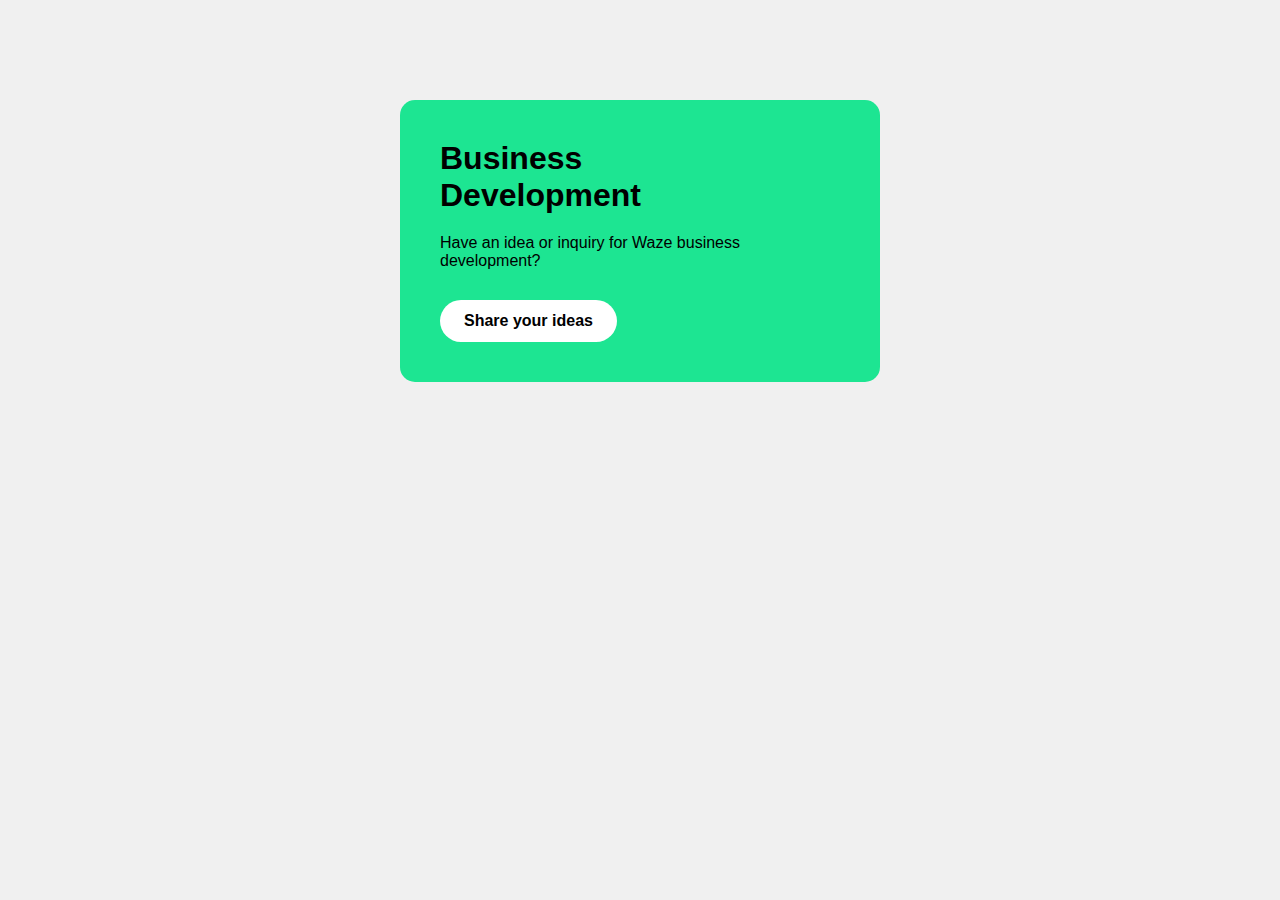
<file: day1-assign/index.html>
<!DOCTYPE html>
<html lang="en">
<head>
  <meta charset="UTF-8"/>
  <meta name="viewport" content="width=device-width, initial-scale=1.0"/>
  <title>Assign 1</title>
  <link rel="stylesheet" href="style.css"/>
</head>
<body>
  <div class="card">
    <h1>Business <br/> Development </h1>
    <p> Have an idea or inquiry for Waze business development? </p>
    <button> Share your ideas </button>
  </div>
</body>
</html>
</file>
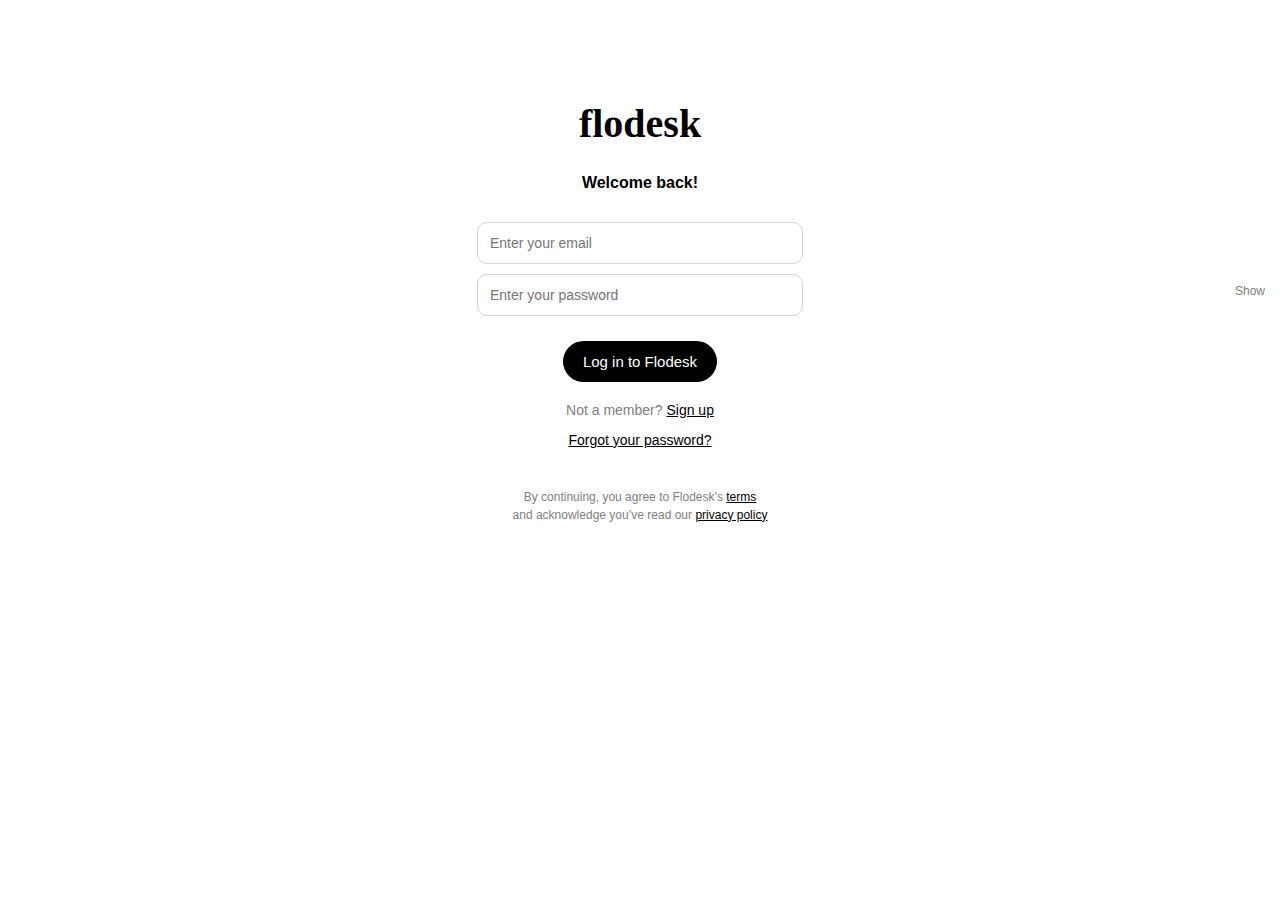
<file: day1-assign/assign-4/index.html>
<!DOCTYPE html>
<html lang="en">
<head>
  <meta charset="UTF-8">
  <meta name="viewport" content="width=device-width, initial-scale=1.0">
  <title>Assign 4 </title>
  <link rel="stylesheet" href="style.css">
</head>
<body>

  <div class="container">
    <h1 class="logo">flodesk</h1>
    <p class="welcome">Welcome back!</p>

    <form>
      <input class="input-box" placeholder="Enter your email">
      <div class="password-container">
        <input class="input-box" placeholder="Enter your password">
        <span class="show">Show</span>
      </div>
      <button>Log in to Flodesk</button>
    </form>

    <div class="links">
      <p>Not a member? <a href="#">Sign up</a></p>
      <a href="#">Forgot your password?</a>
    </div>

    <p class="terms">
      By continuing, you agree to Flodesk’s <a href="#">terms</a><br>
      and acknowledge you’ve read our <a href="#">privacy policy</a>
    </p>
  </div>

</body>
</html>
</file>
<file: day1-assign/style.css>
body {
  background-color: #f0f0f0;
  font-family: Arial, sans-serif;
}

.card {
  background-color: #1de592;
  width: 400px;
  padding: 40px;
  margin: 100px auto;
  border-radius: 15px;
}

h1 {
  font-size: 32px;
  font-weight: bold;
  margin: 0;
  color: black;
}

p {
  margin: 20px 0 30px 0;
  color: black;
}

button {
  background-color: white;
  color: black;
  padding: 12px 24px;
  border: none;
  border-radius: 30px;
  font-size: 16px;
  font-weight: bold;
}
</file>
<file: day1-assign/assign-4/style.css>
body {
  font-family: sans-serif;
  text-align: center;
  background-color: white;
  margin: 0;
  padding: 0;
}

.container {
  margin-top: 100px;
}

.logo {
  font-size: 40px;
  font-family: Georgia, serif;
  font-weight: bold;
}

.welcome {
  margin-top: 10px;
  font-weight: bold;
}

form {
  margin-top: 30px;
}

.input-box {
  width: 300px;
  padding: 12px;
  margin-bottom: 10px;
  border: 1px solid lightgray;
  border-radius: 10px;
  font-size: 14px;
}

.password-container {
  position: relative;
}

.show {
  position: absolute;
  right: 15px;
  top: 10px;
  font-size: 12px;
  color: gray;
  cursor: pointer;
}

button {
  margin-top: 15px;
  background-color: black;
  color: white;
  border: none;
  padding: 12px 20px;
  border-radius: 50px;
  font-size: 15px;
}

.links {
  margin-top: 20px;
  font-size: 14px;
  color: gray;
}

.links a {
  color: black;
  text-decoration: underline;
}

.terms {
  font-size: 12px;
  color: gray;
  margin-top: 40px;
  line-height: 1.5;
}

.terms a {
  color: black;
  text-decoration: underline;
}
</file>
